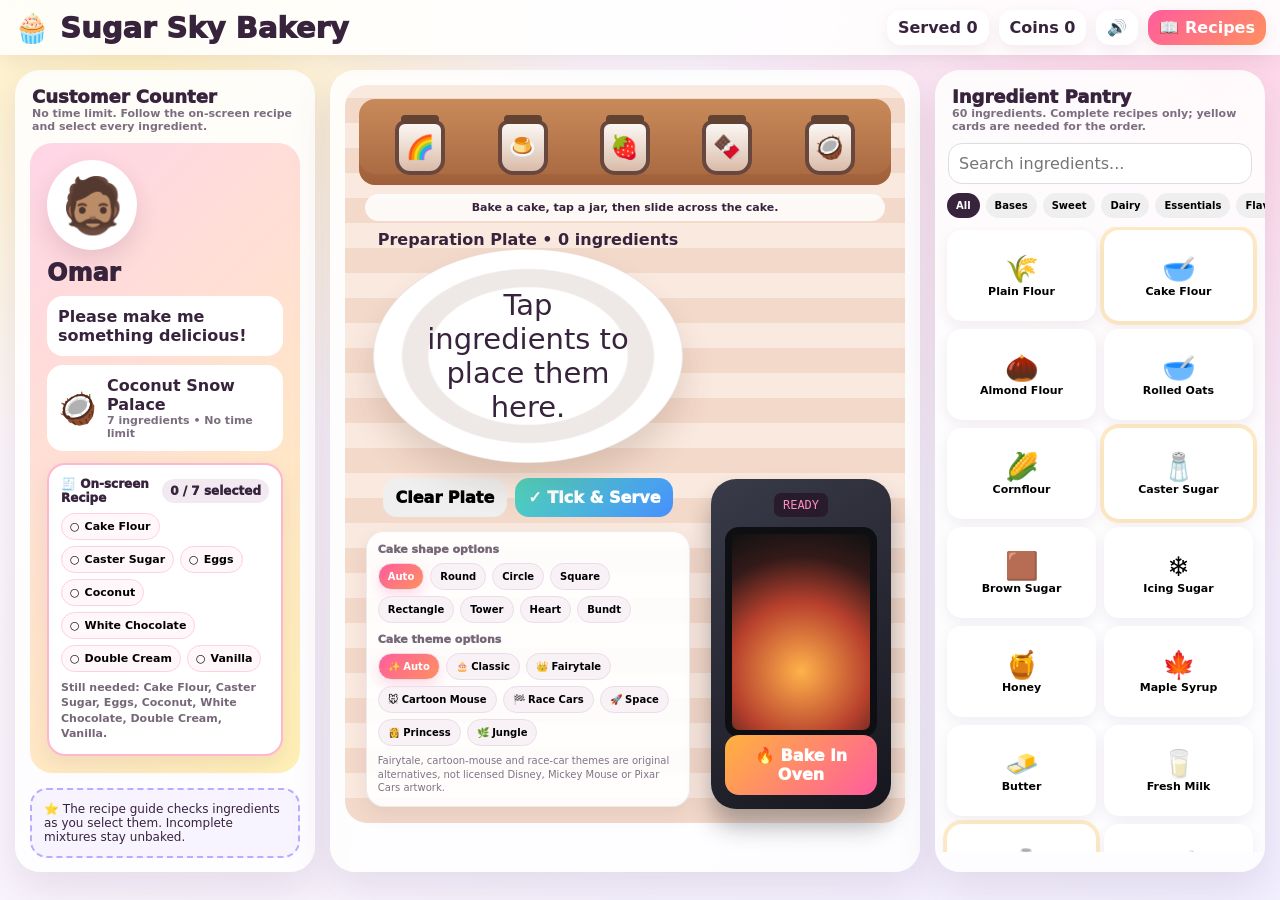
<file: index.html>
<!doctype html><html lang="en"><head><meta charset="utf-8"><meta name="viewport" content="width=device-width,initial-scale=1"><meta http-equiv="refresh" content="0;url=./sugar-sky-bakery-game/index.html"><title>Sugar Sky Bakery</title><style>html,body{margin:0;min-height:100%;display:grid;place-items:center;font-family:system-ui;background:#fff3f9;color:#39263d;text-align:center}a{display:inline-block;padding:14px 20px;border-radius:16px;background:#ff5e9c;color:white;text-decoration:none;font-weight:800}</style><script>location.replace('./sugar-sky-bakery-game/index.html')</script></head><body><main><h1>🧁 Opening Sugar Sky Bakery</h1><p><a href="./sugar-sky-bakery-game/index.html">Tap to play</a></p></main></body></html>
</file>
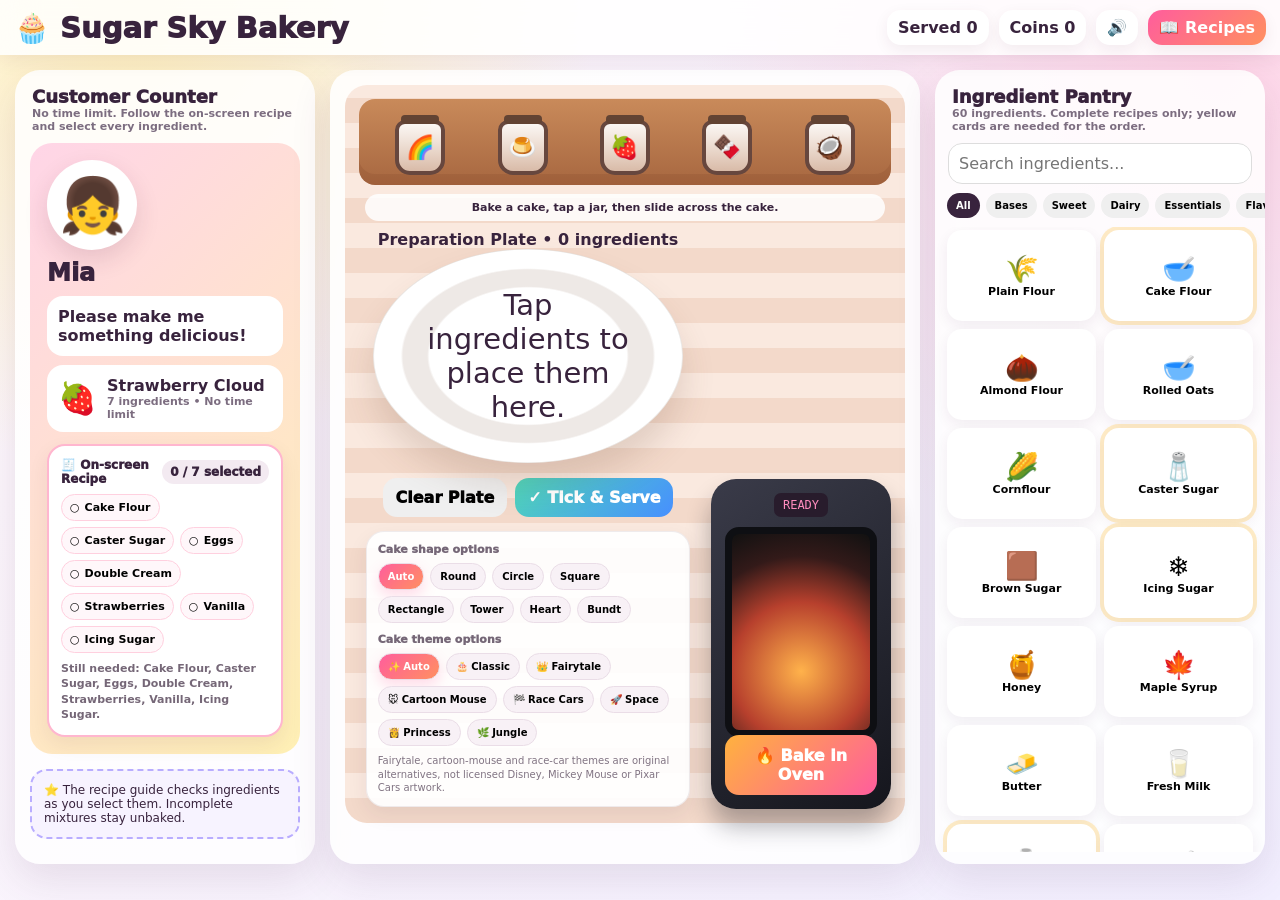
<file: sugar-sky-bakery-game/index.html>
<!doctype html><html lang="en"><head><meta charset="utf-8"><meta name="viewport" content="width=device-width,initial-scale=1,maximum-scale=1"><meta name="theme-color" content="#ff5d9d"><title>Sugar Sky Bakery</title><style>html,body{margin:0;width:100%;height:100%;overflow:hidden;background:#fff3f9}iframe{display:block;width:100%;height:100%;border:0;background:#fff3f9}</style></head><body><iframe id="game" src="base.html?v=8" title="Sugar Sky Bakery"></iframe><script>(function(){var frame=document.getElementById('game');frame.addEventListener('load',function(){try{var d=frame.contentDocument;['upgrade.css?v=8','customizer.css?v=8'].forEach(function(h){var l=d.createElement('link');l.rel='stylesheet';l.href=h;d.head.appendChild(l)});function add(src,next){var s=d.createElement('script');s.src=src;s.onload=next||null;d.body.appendChild(s)}add('upgrade.js?v=8',function(){add('customizer.js?v=8')})}catch(e){console.warn('Optional game enhancements could not attach',e)}})})();</script></body></html>
</file>
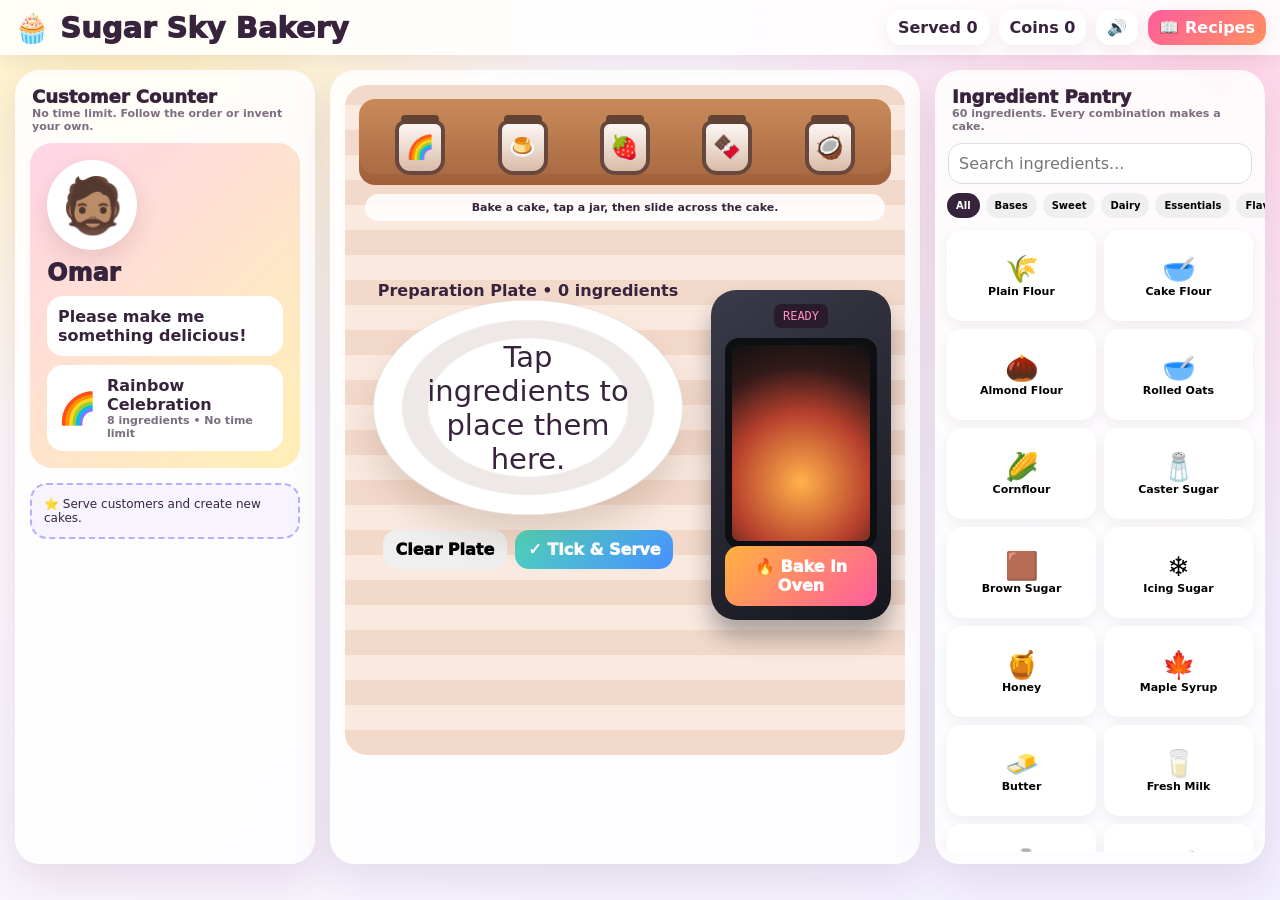
<file: sugar-sky-bakery-game/base.html>
<!doctype html><html lang="en"><head><meta charset="utf-8"><meta name="viewport" content="width=device-width,initial-scale=1,maximum-scale=1,user-scalable=no"><meta name="theme-color" content="#ff5d9d"><title>Sugar Sky Bakery</title><style>:root{--p:#ff5d9d;--g:#ffc858;--m:#4fd8ba;--i:#38233d}*{box-sizing:border-box}body{margin:0;font-family:system-ui,-apple-system,"Segoe UI",sans-serif;color:var(--i);background:radial-gradient(circle at 10% 0,#fff1bd,transparent 32%),radial-gradient(circle at 95% 8%,#ffd6e8,transparent 35%),linear-gradient(135deg,#fff8fb,#f2efff);min-height:100vh}button,input{font:inherit}button{cursor:pointer;border:0}.top{position:sticky;top:0;z-index:20;display:flex;align-items:center;gap:10px;flex-wrap:wrap;padding:10px 14px;background:#ffffffd9;backdrop-filter:blur(18px);box-shadow:0 4px 20px #52234b18}.brand{font-size:clamp(19px,4vw,29px);font-weight:1000;margin-right:auto}.stat,.nav{background:#fff;border-radius:14px;padding:8px 11px;font-weight:900;box-shadow:0 5px 15px #54213f12}.nav{background:linear-gradient(135deg,var(--p),#ff9060);color:#fff}.grid{display:grid;grid-template-columns:300px minmax(390px,1fr) 330px;gap:15px;max-width:1500px;margin:auto;padding:15px}.panel{background:#ffffffdc;border-radius:25px;box-shadow:0 15px 40px #512a511f;overflow:hidden}.head{padding:16px 17px 10px;font-weight:1000;font-size:18px}.sub{font-size:11px;color:#7c6d80;font-weight:600}.customer{margin:0 15px 15px;padding:17px;border-radius:22px;background:linear-gradient(135deg,#ffd5e7,#fff0b5);min-height:275px}.avatar{font-size:54px;width:90px;height:90px;display:grid;place-items:center;background:#fff;border-radius:50%;box-shadow:0 10px 25px #55213d22}.name{font-size:24px;font-weight:1000;margin-top:9px}.speech,.order{background:#fff;border-radius:16px;padding:11px;margin-top:9px;font-weight:800}.order{display:flex;gap:10px;align-items:center}.order i{font-style:normal;font-size:31px}.challenge{margin:14px 15px;padding:12px;border:2px dashed #b9adff;border-radius:17px;background:#f7f3ff;font-size:12px}.kitchen{padding:15px}.room{background:repeating-linear-gradient(0deg,#f3d9ca 0 25px,#fae9df 25px 50px);border-radius:22px;padding:14px;min-height:670px}.shelf{height:86px;border-radius:16px;background:linear-gradient(#c98a5a,#a76740);display:flex;justify-content:space-around;align-items:end;padding:10px;margin-bottom:8px;box-shadow:inset 0 -11px #6d321622}.jar{width:50px;height:55px;border:4px solid #67473e;border-radius:10px 10px 15px 15px;background:linear-gradient(#ffffffee,#ffffff88);position:relative;font-size:23px;display:grid;place-items:center;transition:.15s}.jar:before{content:"";position:absolute;top:-9px;left:2px;right:2px;height:9px;background:#624333;border-radius:4px}.jar.active{transform:translateY(-8px) scale(1.08);box-shadow:0 0 0 5px #ff5d9d44}.tip{text-align:center;font-size:11px;font-weight:900;background:#ffffffd9;border-radius:999px;padding:7px;margin:9px auto;max-width:520px}.work{display:grid;grid-template-columns:1fr 180px;gap:14px;align-items:end}.platezone{text-align:center;min-height:390px;display:flex;flex-direction:column;align-items:center;justify-content:center}.plate{width:min(420px,92%);aspect-ratio:1.45;border-radius:50%;display:grid;place-items:center;position:relative;background:radial-gradient(ellipse,#fff 0 45%,#eee9e6 46% 57%,#fff 58% 70%,#d4d0cc 71% 73%,#fff 74%);box-shadow:0 22px 32px #6846342b}.pile{width:70%;display:flex;flex-wrap:wrap;justify-content:center;font-size:29px}.cake{width:235px;height:190px;display:none;position:relative;filter:drop-shadow(0 15px 13px #56354d33);touch-action:none}.cake.show{display:block;animation:pop .5s cubic-bezier(.2,1.5,.3,1)}@keyframes pop{from{scale:.2;opacity:0}}.layer{position:absolute;left:50%;translate:-50%;height:46px;border-radius:15px 15px 8px 8px;border-bottom:7px solid #58261518}.l1{width:205px;bottom:14px}.l2{width:165px;bottom:59px}.l3{width:127px;bottom:104px}.frost{position:absolute;left:50%;translate:-50%;bottom:138px;width:133px;height:31px;border-radius:50%;background:#fff}.topper{position:absolute;left:50%;translate:-50%;bottom:153px;font-size:39px}.label{position:absolute;left:50%;translate:-50%;bottom:-12px;background:#fff;border-radius:99px;padding:6px 11px;font-size:11px;font-weight:1000;white-space:nowrap}.paint{position:absolute;inset:5px;z-index:8;overflow:hidden;border-radius:42% 42% 28% 28%;pointer-events:none}.mark{position:absolute;translate:-50% -50%;font-size:18px;filter:drop-shadow(0 2px 2px #0003)}.oven{height:330px;border-radius:25px;background:linear-gradient(145deg,#3a3b49,#15161d);padding:14px;position:relative;box-shadow:0 17px 25px #19192255}.display{background:#281c2c;color:#ff8cbe;padding:5px 9px;border-radius:7px;font-family:monospace;font-size:12px;margin:auto;width:max-content}.window{height:210px;margin-top:10px;border:7px solid #0e0f13;border-radius:14px;background:radial-gradient(circle at 50% 70%,#ffb24b,#b7402d 45%,#331a19 75%,#111);display:grid;place-items:center}.spin{font-size:54px;display:none;animation:spin .65s linear infinite}@keyframes spin{to{rotate:360deg}}.baking .spin{display:block}.ovenbtn{position:absolute;left:14px;right:14px;bottom:14px;background:linear-gradient(135deg,#ffb23e,var(--p));color:#fff;border-radius:14px;padding:11px;font-weight:1000}.actions{display:flex;gap:8px;margin-top:15px}.actions button{padding:10px 13px;border-radius:14px;font-weight:1000}.serve{background:linear-gradient(135deg,var(--m),#478fff);color:#fff}.ingredients{padding-bottom:12px}.search{margin:0 13px 9px;width:calc(100% - 26px);border:1px solid #ddd;border-radius:14px;padding:10px}.tabs{display:flex;gap:6px;overflow:auto;padding:0 12px 9px}.tab{white-space:nowrap;border-radius:99px;padding:7px 9px;font-size:10px;font-weight:900}.tab.on{background:var(--i);color:#fff}.pantry{height:625px;overflow:auto;padding:3px 12px 15px;display:grid;grid-template-columns:repeat(2,1fr);gap:8px;align-content:start}.ing{background:#fff;border-radius:15px;padding:8px;min-height:91px;font-size:11px;font-weight:900;box-shadow:0 5px 14px #40204012;border:2px solid transparent}.ing b{display:block;font-size:27px}.ing.on{border-color:var(--p);background:#fff3f8}.modal{display:none;position:fixed;inset:0;z-index:40;background:#241526aa;backdrop-filter:blur(8px);padding:15px;align-items:center;justify-content:center}.modal.open{display:flex}.book{background:#fff;width:min(900px,100%);max-height:90vh;overflow:auto;border-radius:25px;padding:18px}.booktop{display:flex;justify-content:space-between;align-items:center;position:sticky;top:-18px;background:#fff;padding:12px 0;z-index:2}.recipes{display:grid;grid-template-columns:repeat(2,1fr);gap:10px}.recipe{background:#fff6fa;border:1px solid #f0dfe8;border-radius:17px;padding:12px}.recipe h3{margin:0 0 6px;font-size:15px}.recipe small{line-height:1.5}.toast{position:fixed;right:15px;bottom:15px;z-index:60;background:#302032;color:#fff;border-radius:14px;padding:11px 14px;font-weight:800}.conf{position:fixed;top:-15px;z-index:70;animation:fall 2s linear forwards}@keyframes fall{to{translate:0 110vh;rotate:720deg}}@media(max-width:1050px){.grid{grid-template-columns:300px 1fr}.ingredients{grid-column:1/-1}.pantry{height:430px;grid-template-columns:repeat(5,1fr)}}@media(max-width:700px){.grid{grid-template-columns:1fr;padding:9px}.work{grid-template-columns:1fr}.pantry{grid-template-columns:repeat(3,1fr);height:500px}.recipes{grid-template-columns:1fr}.brand{width:100%}.top{justify-content:center}.room{min-height:900px}}@media(max-width:410px){.pantry{grid-template-columns:repeat(2,1fr)}}</style></head><body><header class="top"><div class="brand">🧁 Sugar Sky Bakery</div><div class="stat">Served <b id="served">0</b></div><div class="stat">Coins <b id="coins">0</b></div><button class="stat" id="sound">🔊</button><button class="nav" id="recipesBtn">📖 Recipes</button></header><main class="grid"><section class="panel"><div class="head">Customer Counter<div class="sub">No time limit. Follow the order or invent your own.</div></div><div class="customer"><div class="avatar" id="avatar">👧</div><div class="name" id="cname">Mia</div><div class="speech" id="speech">Please make me something wonderful!</div><div class="order"><i id="orderIcon">🎂</i><div><b id="orderName">Vanilla Dream Cake</b><div class="sub" id="orderMeta"></div></div></div></div><div class="challenge" id="challenge">⭐ Serve customers and create new cakes.</div></section><section class="panel kitchen"><div class="room"><div class="shelf"><button class="jar" data-top="sprinkles">🌈</button><button class="jar" data-top="caramel">🍮</button><button class="jar" data-top="berries">🍓</button><button class="jar" data-top="chocolate">🍫</button><button class="jar" data-top="coconut">🥥</button></div><div class="tip" id="tip">Bake a cake, tap a jar, then slide across the cake.</div><div class="work"><div class="platezone"><b id="plateTitle">Preparation Plate</b><div class="plate"><div class="pile" id="pile">Tap ingredients to place them here.</div><div class="cake" id="cake"><div class="paint" id="paint"></div><div class="topper" id="topper">🎂</div><div class="frost" id="frost"></div><div class="layer l3" id="l3"></div><div class="layer l2" id="l2"></div><div class="layer l1" id="l1"></div><div class="label" id="cakeLabel">Fresh Cake</div></div></div><div class="actions"><button id="clear">Clear Plate</button><button class="serve" id="serve" disabled>✓ Tick & Serve</button></div><div class="sub" id="eatTip"></div></div><div class="oven" id="oven"><div class="display" id="display">READY</div><div class="window"><div class="spin">🌀</div></div><button class="ovenbtn" id="bake">🔥 Bake in Oven</button></div></div></div></section><section class="panel ingredients"><div class="head">Ingredient Pantry<div class="sub">60 ingredients. Every combination makes a cake.</div></div><input class="search" id="search" placeholder="Search ingredients..."><div class="tabs" id="tabs"></div><div class="pantry" id="pantry"></div></section></main><div class="modal" id="modal"><div class="book"><div class="booktop"><h2>Grand Recipe Book</h2><button class="stat" id="close">✕</button></div><div class="recipes" id="recipeList"></div></div></div><script>const raw=`Plain Flour|🌾|Bases;Cake Flour|🥣|Bases;Almond Flour|🌰|Bases;Rolled Oats|🥣|Bases;Cornflour|🌽|Bases;Caster Sugar|🧂|Sweet;Brown Sugar|🟫|Sweet;Icing Sugar|❄️|Sweet;Honey|🍯|Sweet;Maple Syrup|🍁|Sweet;Butter|🧈|Dairy;Fresh Milk|🥛|Dairy;Double Cream|🍶|Dairy;Greek Yoghurt|🥣|Dairy;Cream Cheese|🧀|Dairy;Eggs|🥚|Essentials;Vanilla|🌼|Flavours;Cocoa Powder|🍫|Chocolate;Dark Chocolate|🍫|Chocolate;White Chocolate|🤍|Chocolate;Milk Chocolate|🟫|Chocolate;Chocolate Chips|🍪|Chocolate;Strawberries|🍓|Fruit;Raspberries|🫐|Fruit;Blueberries|🫐|Fruit;Lemon|🍋|Fruit;Orange|🍊|Fruit;Banana|🍌|Fruit;Apple|🍎|Fruit;Cherries|🍒|Fruit;Pineapple|🍍|Fruit;Mango|🥭|Fruit;Coconut|🥥|Nuts;Almonds|🌰|Nuts;Hazelnuts|🌰|Nuts;Pistachios|🟢|Nuts;Walnuts|🌰|Nuts;Pecans|🌰|Nuts;Carrots|🥕|Special;Pumpkin Puree|🎃|Special;Beetroot|🫜|Special;Espresso|☕|Flavours;Cinnamon|🟤|Spices;Nutmeg|🟤|Spices;Ginger|🫚|Spices;Cardamom|🟢|Spices;Rose Water|🌹|Flavours;Mint|🌿|Flavours;Sea Salt|🧂|Essentials;Baking Powder|⚪|Essentials;Baking Soda|⚪|Essentials;Red Colour|🔴|Colours;Blue Colour|🔵|Colours;Yellow Colour|🟡|Colours;Rainbow Sprinkles|🌈|Decor;Marshmallows|☁️|Decor;Caramel|🍮|Sweet;Berry Jam|🫙|Fillings;Vanilla Custard|🍮|Fillings;Biscuit Crumbs|🍪|Decor`;const I=raw.split(';').map((x,id)=>{let[n,e,c]=x.split('|');return{id,n,e,c}});const ids=n=>n.map(x=>I.find(i=>i.n===x).id);const R=[['Vanilla Dream','🎂','vanilla',['Cake Flour','Caster Sugar','Butter','Eggs','Fresh Milk','Vanilla','Baking Powder']],['Chocolate Lava Crown','🍫','choc',['Plain Flour','Brown Sugar','Butter','Eggs','Cocoa Powder','Dark Chocolate','Double Cream']],['Strawberry Cloud','🍓','berry',['Cake Flour','Caster Sugar','Eggs','Double Cream','Strawberries','Vanilla','Icing Sugar']],['Royal Red Velvet','❤️','red',['Plain Flour','Caster Sugar','Butter','Eggs','Cocoa Powder','Red Colour','Cream Cheese']],['Lemon Sunshine','🍋','lemon',['Plain Flour','Caster Sugar','Butter','Eggs','Lemon','Greek Yoghurt','Icing Sugar']],['Carrot Crown','🥕','carrot',['Plain Flour','Brown Sugar','Eggs','Carrots','Cinnamon','Walnuts','Cream Cheese']],['Blueberry Moon','🫐','blue',['Almond Flour','Caster Sugar','Eggs','Blueberries','Lemon','Double Cream','Blue Colour']],['Coconut Snow Palace','🥥','snow',['Cake Flour','Caster Sugar','Eggs','Coconut','White Chocolate','Double Cream','Vanilla']],['Pistachio Rose Garden','🌹','green',['Almond Flour','Caster Sugar','Eggs','Pistachios','Rose Water','Cardamom','Double Cream']],['Rainbow Celebration','🌈','rainbow',['Cake Flour','Caster Sugar','Butter','Eggs','Red Colour','Blue Colour','Yellow Colour','Rainbow Sprinkles']]].map((r,id)=>({id,n:r[0],e:r[1],t:r[2],i:ids(r[3])}));let S={sel:new Set,baked:null,top:null,tops:0,served:0,coins:0,sound:1,order:R[0],drag:0};const $=x=>document.getElementById(x),customers=[['Mia','👧'],['Leo','👦'],['Zara','👩🏾'],['Omar','🧔🏽'],['Luna','🧚‍♀️'],['Chef Bonbon','👨‍🍳']];function note(f,d=.12){if(!S.sound)return;let A=window.AudioContext||webkitAudioContext,a=window.ac||(window.ac=new A),o=a.createOscillator(),g=a.createGain();o.frequency.value=f;g.gain.setValueAtTime(.05,a.currentTime);g.gain.exponentialRampToValueAtTime(.001,a.currentTime+d);o.connect(g);g.connect(a.destination);o.start();o.stop(a.currentTime+d)}function toast(t){let x=document.createElement('div');x.className='toast';x.textContent=t;document.body.append(x);setTimeout(()=>x.remove(),2300)}function conf(){for(let i=0;i<35;i++){let x=document.createElement('i');x.className='conf';x.textContent='●';x.style.left=Math.random()*100+'vw';x.style.color=['#ff5d9d','#ffc858','#4fd8ba','#7667f5'][i%4];x.style.animationDelay=Math.random()/2+'s';document.body.append(x);setTimeout(()=>x.remove(),2600)}}function cats(){let c=['All',...new Set(I.map(x=>x.c))];$('tabs').innerHTML=c.map((x,i)=>`<button class="tab ${i?'':'on'}">${x}</button>`).join('');[...$('tabs').children].forEach(b=>b.onclick=()=>{[...b.parentNode.children].forEach(x=>x.classList.remove('on'));b.classList.add('on');render(b.textContent)})}function render(cat='All'){let q=$('search').value.toLowerCase();$('pantry').innerHTML=I.filter(x=>(cat==='All'||x.c===cat)&&x.n.toLowerCase().includes(q)).map(x=>`<button class="ing ${S.sel.has(x.id)?'on':''}" data-id="${x.id}"><b>${x.e}</b>${x.n}</button>`).join('');[...$('pantry').children].forEach(b=>b.onclick=()=>{let id=+b.dataset.id;S.sel.has(id)?S.sel.delete(id):S.sel.add(id);note(S.sel.has(id)?720:380);render(cat);plate()})}function plate(){if(S.baked)return;$('pile').innerHTML=S.sel.size?[...S.sel].map(i=>I[i].e).join(' '):'Tap ingredients to place them here.';$('plateTitle').textContent=`Preparation Plate • ${S.sel.size} ingredients`}const themes={vanilla:['#f4d99f','#fff2c8','#fff'],choc:['#62311e','#8a482d','#f5d4a2'],berry:['#f48cae','#ffc1d2','#fff'],red:['#a31f38','#ce3551','#fff1e7'],lemon:['#efd84c','#fff18b','#fffac7'],carrot:['#db792c','#f59c52','#fff0df'],blue:['#5967c9','#7987ed','#dedfff'],snow:['#eee9df','#fff','#f7ffff'],green:['#8dbc72','#afd695','#fff0f2'],rainbow:['linear-gradient(90deg,#f66,#fc5,#5dba,#75f)','linear-gradient(90deg,#f96,#ff7,#6dc,#87f)','#fff']};function showCake(r){let c=themes[r.t]||themes.rainbow;$('l1').style.background=c[0];$('l2').style.background=c[1];$('l3').style.background=c[0];$('frost').style.background=c[2];$('topper').textContent=r.e;$('cakeLabel').textContent=r.n;$('pile').style.display='none';$('cake').classList.add('show');$('serve').disabled=false;$('eatTip').textContent='Decorate with jars, serve, or tap the cake to taste it.'}async function bake(){if(!S.sel.size)return toast('Choose ingredients first.');$('oven').classList.add('baking');$('display').textContent='BAKING';note(220,.4);await new Promise(r=>setTimeout(r,1600));$('oven').classList.remove('baking');let a=[...S.sel],r=R.find(x=>x.i.length===a.length&&x.i.every(y=>a.includes(y))),sweet=a.length>=4&&a.every(i=>['Sweet','Chocolate','Fillings','Decor'].includes(I[i].c));if(!r)r=a.length===60?{n:'Everything Everywhere Cake',e:'👑',t:'rainbow'}:sweet?{n:'Ultimate Sweetness Fusion',e:'🍭',t:'rainbow'}:{n:`Chef's ${I[a[0]].n} Creation`,e:I[a[0]].e,t:Object.keys(themes)[a.reduce((z,i)=>z+i,0)%10]};S.baked=r;showCake(r);$('display').textContent=r.id===undefined?'CREATED':'PERFECT';note(740);setTimeout(()=>note(990),90);toast(r.n+' is ready!')}function clear(){S.sel.clear();S.baked=null;S.top=null;S.tops=0;$('paint').innerHTML='';$('cake').className='cake';$('pile').style.display='flex';$('serve').disabled=true;document.querySelectorAll('.jar').forEach(x=>x.classList.remove('active'));$('tip').textContent='Bake a cake, tap a jar, then slide across the cake.';render(document.querySelector('.tab.on')?.textContent||'All');plate();$('display').textContent='READY'}function next(){let c=customers[Math.floor(Math.random()*customers.length)];S.order=R[Math.floor(Math.random()*R.length)];$('cname').textContent=c[0];$('avatar').textContent=c[1];$('speech').textContent='Please make me something delicious!';$('orderIcon').textContent=S.order.e;$('orderName').textContent=S.order.n;$('orderMeta').textContent=S.order.i.length+' ingredients • No time limit'}function serve(){if(!S.baked)return;let exact=S.baked.id===S.order.id,reward=(exact?180:100)+S.sel.size*7+S.tops*2;S.coins+=reward;S.served++;$('coins').textContent=S.coins;$('served').textContent=S.served;toast((exact?'Perfect order! ':'Creative cake accepted! ')+`+${reward} coins`);conf();note(600);setTimeout(()=>note(900),80);setTimeout(()=>{clear();next()},800)}const topIcons={sprinkles:['🔴','🟡','🟢','🔵'],caramel:['🟤','🍮'],berries:['🍓','🍒','🫐'],chocolate:['🍫','🤎'],coconut:['❄️','⚪','🥥']};document.querySelectorAll('.jar').forEach(j=>j.onclick=()=>{if(!S.baked)return toast('Bake a cake first.');S.top=S.top===j.dataset.top?null:j.dataset.top;document.querySelectorAll('.jar').forEach(x=>x.classList.toggle('active',x.dataset.top===S.top));$('tip').textContent=S.top?'Slide across the cake to add '+j.dataset.top+'.':'Choose a topping jar.'});function paint(e){if(!S.top||!S.baked)return;let r=$('paint').getBoundingClientRect(),x=document.createElement('span');x.className='mark';x.textContent=topIcons[S.top][Math.floor(Math.random()*topIcons[S.top].length)];x.style.left=e.clientX-r.left+'px';x.style.top=e.clientY-r.top+'px';$('paint').append(x);S.tops++;note(880,.05)}$('cake').onpointerdown=e=>{if(S.top){S.drag=1;paint(e);e.preventDefault()}};$('cake').onpointermove=e=>{if(S.drag&&Math.random()>.65)paint(e)};onpointerup=()=>S.drag=0;$('cake').onclick=()=>{if(S.top||!S.baked)return;let u=new SpeechSynthesisUtterance('Num num num num num. Hmm, yummy!');if(S.sound)speechSynthesis.speak(u);toast('Num num num num num. Hmm, yummy! 😋');clear()};$('bake').onclick=bake;$('clear').onclick=clear;$('serve').onclick=serve;$('search').oninput=()=>render(document.querySelector('.tab.on')?.textContent||'All');$('sound').onclick=()=>{$('sound').textContent=(S.sound=!S.sound)?'🔊':'🔇'};$('recipesBtn').onclick=()=>$('modal').classList.add('open');$('close').onclick=()=>$('modal').classList.remove('open');$('recipeList').innerHTML=R.map(r=>`<div class="recipe"><h3>${r.e} ${r.n}</h3><small>${r.i.map(i=>I[i].e+' '+I[i].n).join(' • ')}</small></div>`).join('');cats();render();plate();next();</script></body></html>
</file>
